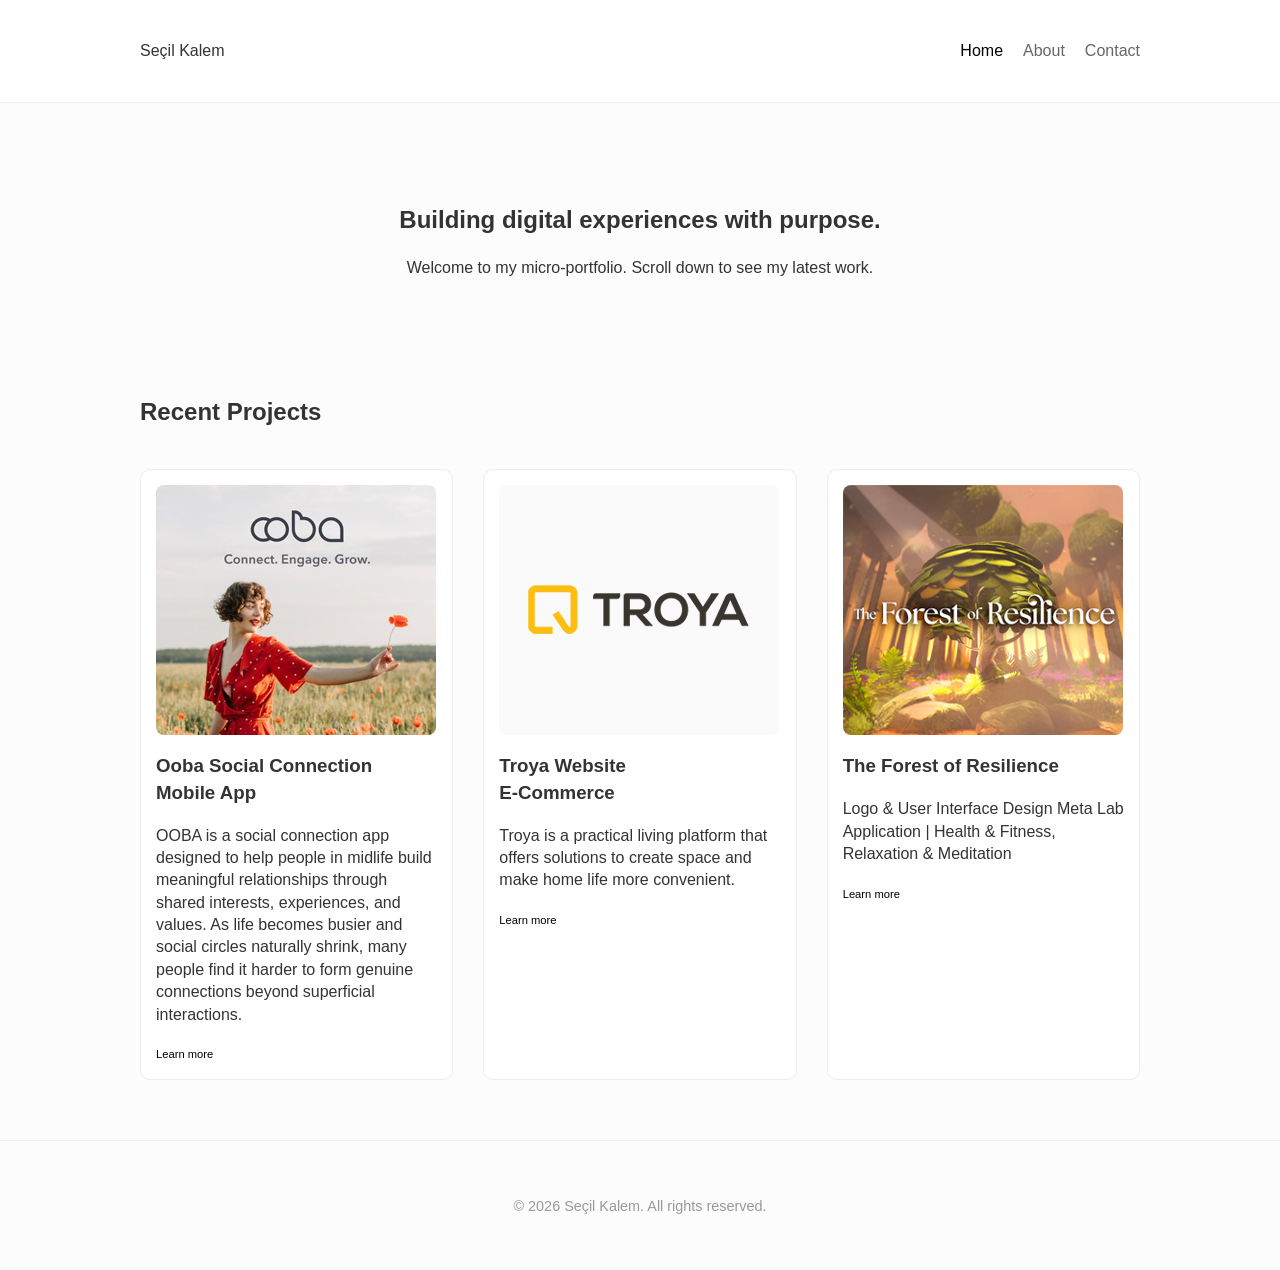
<file: index.html>
<!DOCTYPE html>
<html lang="en">
<head>
    <meta charset="UTF-8">
    <meta name="viewport" content="width=device-width, initial-scale=1.0">
    <title>Portfolio | Seçil Kalem</title>
    <link rel="stylesheet" href="style.css">
</head>
<body>

    <header>
        <nav class="container">
        <div class="logo">Seçil Kalem</div>
            <ul class="nav-links">
                <li><a href="index.html" class="active">Home</a></li>
                <li><a href="about.html">About</a></li>
                <li><a href="contact.html">Contact</a></li>
            </ul>
        </nav>
    </header>

    <main class="container">
        <section class="hero">
            <h1>Building digital experiences with purpose.</h1>
            <p>Welcome to my micro-portfolio. Scroll down to see my latest work.</p>
        </section>

        <section class="recent-projects">
            <h2>Recent Projects</h2>
            <div class="project-grid">

                <article class="project-card">
                    <div class="image-placeholder">
                     <img src="images/ooba/ooba_cover_image.png" alt="Ooba App Project"></div>
                    <h3>Ooba Social Connection <br>Mobile App</br></h3>

                    <p>OOBA is a social connection app designed to help people in midlife build meaningful relationships 
                      through shared interests, experiences, and values. As life becomes busier and social circles naturally 
                      shrink, many people find it harder to form genuine connections beyond superficial interactions.</p>
                      
                      <a href="ooba.html" class="learn-more-text">Learn more</a>
               
                  </article>
                    
                <article class="project-card">
                    <div class="image-placeholder">
                     <img src="images/troya/troya_cover_image.jpg" alt="Troya Website Project"></div>

                    <h3>Troya Website <br>E-Commerce</br></h3>
                    <p>Troya is a practical living platform that offers solutions to create space and make home life more convenient. 


                    </p>
                      
                      <a href="troya.html" class="learn-more-text">Learn more</a>
               
                  </article>

                <article class="project-card">
                    <div class="image-placeholder">
                    <img src="images/resilience/cover.jpg" alt="Resilience VR Project"></div>
                    <h3>The Forest of Resilience</h3>
                    <p>Logo & User Interface Design Meta Lab Application  |  Health & Fitness, Relaxation & Meditation</p>
                    <a href="troya.html" class="learn-more-text">Learn more</a>
                </article>


            </div>
        </section>
    </main>

    <footer>
        <div class="container">
            <p>&copy; 2026 Seçil Kalem. All rights reserved.</p>
        </div>
    </footer>

</body>
</html>
</file>
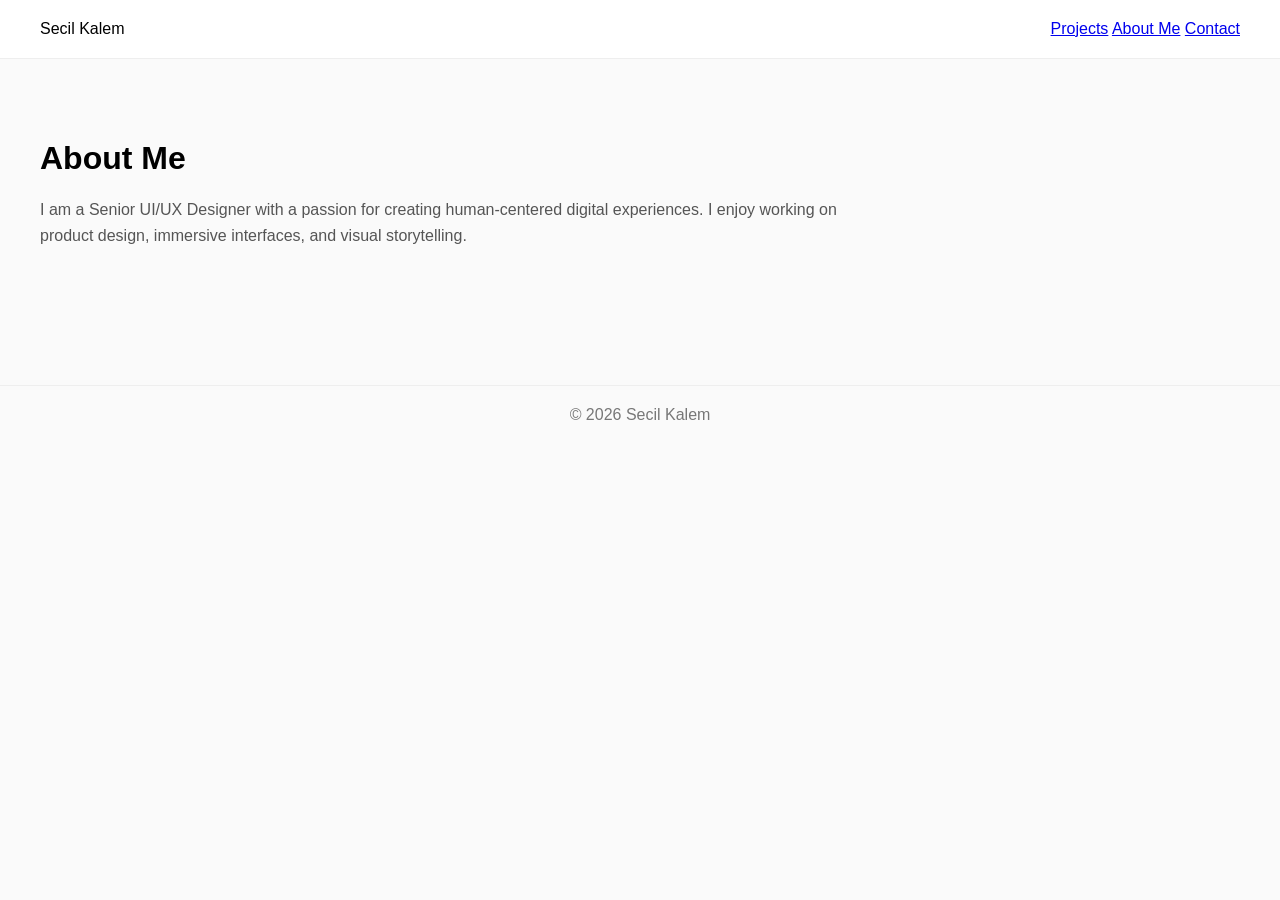
<file: about.html>
<!DOCTYPE html>
<html lang="en">
<head>
<meta charset="UTF-8">
<meta name="viewport" content="width=device-width, initial-scale=1.0">
<title>About</title>

<style>
body { margin:0; font-family: Arial; background:#fafafa; }

header {
display:flex; justify-content:space-between;
padding:20px 40px;
background:white;
border-bottom:1px solid #eee;
}

.container {
padding:60px 40px;
max-width:800px;
}

h1 { margin-bottom:20px; }

p { color:#555; line-height:1.6; }

footer {
text-align:center;
padding:20px;
border-top:1px solid #eee;
margin-top:60px;
color:#777;
}
</style>
</head>

<body>

<header>
<div class="logo">Secil Kalem</div>
<nav>
<a href="index.html">Projects</a>
<a href="about.html">About Me</a>
<a href="contact.html">Contact</a>
</nav>
</header>

<div class="container">
<h1>About Me</h1>
<p>
I am a Senior UI/UX Designer with a passion for creating human-centered digital experiences.
I enjoy working on product design, immersive interfaces, and visual storytelling.
</p>
</div>

<footer>© 2026 Secil Kalem</footer>

</body>
</html>
</file>
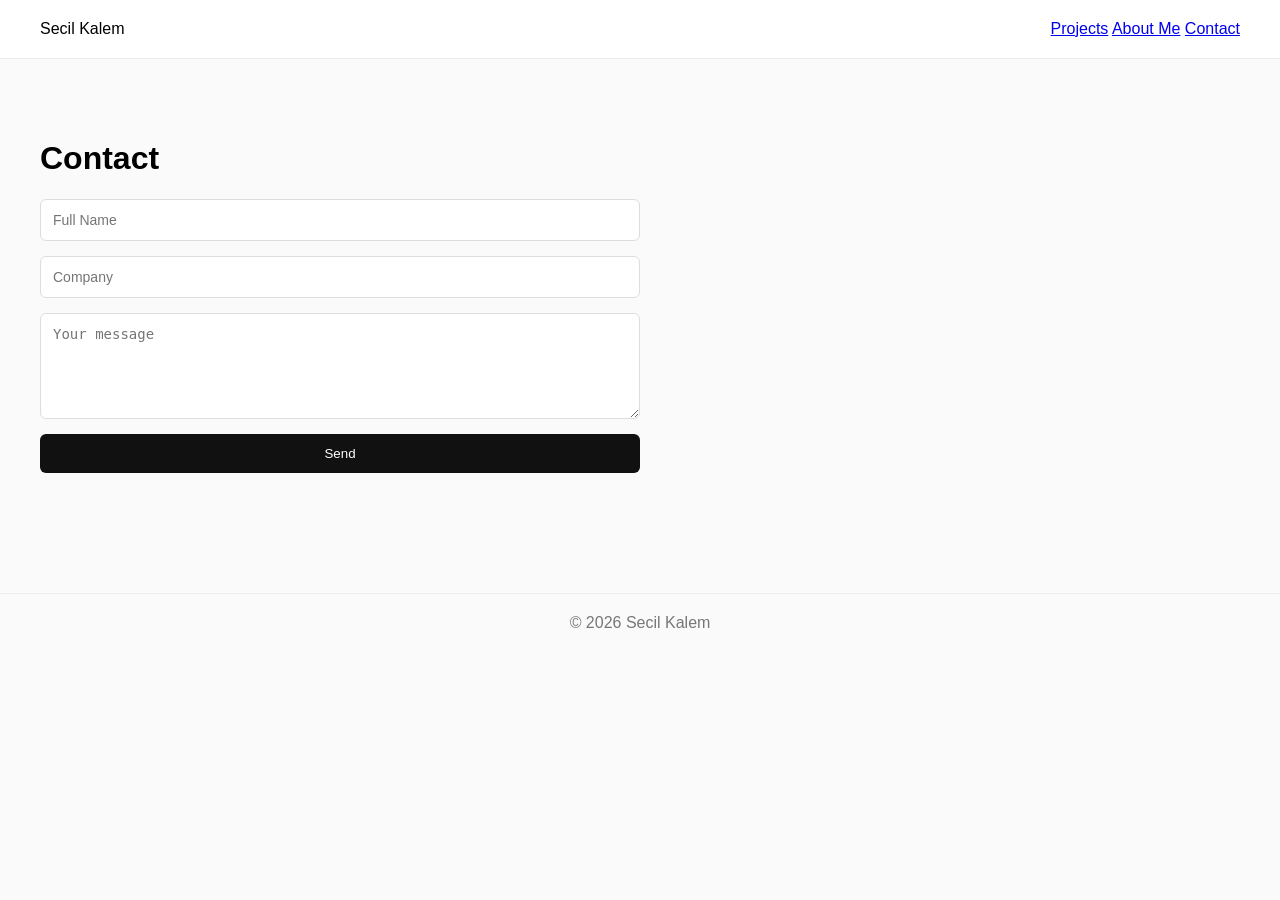
<file: contact.html>
<!DOCTYPE html>
<html lang="en">
<head>
<meta charset="UTF-8">
<meta name="viewport" content="width=device-width, initial-scale=1.0">
<title>Contact - Seçil Kalem</title>

<style>
body { margin:0; font-family: Arial; background:#fafafa; }

header {
display:flex;
justify-content:space-between;
padding:20px 40px;
background:white;
border-bottom:1px solid #eee;
}

.container {
padding:60px 40px;
max-width:600px;
}

form {
display:flex;
flex-direction:column;
gap:15px;
}

input, textarea {
padding:12px;
border:1px solid #ddd;
border-radius:6px;
font-size:14px;
}

button {
padding:12px;
background:#111;
color:white;
border:none;
cursor:pointer;
border-radius:6px;
}

button:hover {
opacity:0.8;
}

footer {
text-align:center;
padding:20px;
border-top:1px solid #eee;
margin-top:60px;
color:#777;
}
</style>
</head>

<body>

<header>
<div class="logo">Secil Kalem</div>
<nav>
<a href="index.html">Projects</a>
<a href="about.html">About Me</a>
<a href="contact.html">Contact</a>
</nav>
</header>

<div class="container">
<h1>Contact</h1>

<form>
<input type="text" placeholder="Full Name">
<input type="text" placeholder="Company">
<textarea rows="5" placeholder="Your message"></textarea>
<button type="submit">Send</button>
</form>

</div>

<footer>© 2026 Secil Kalem</footer>

</body>
</html>
</file>
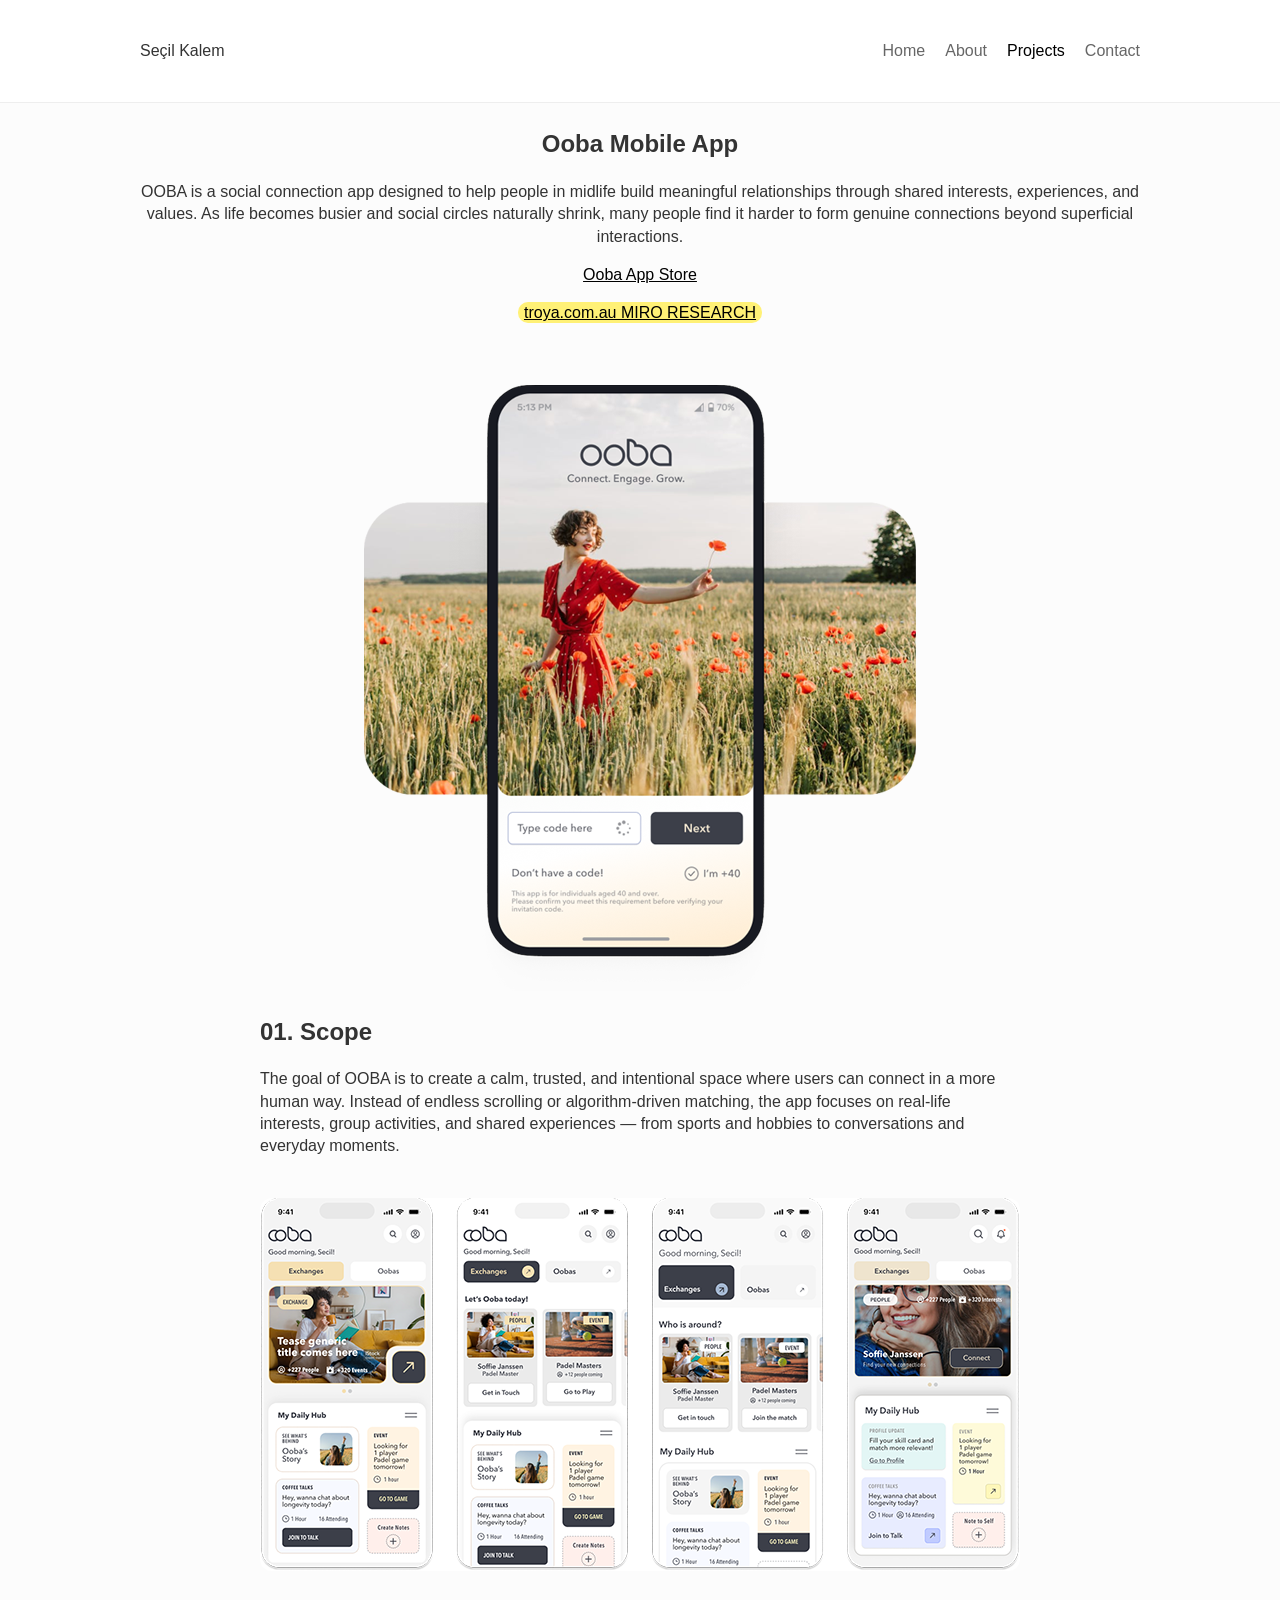
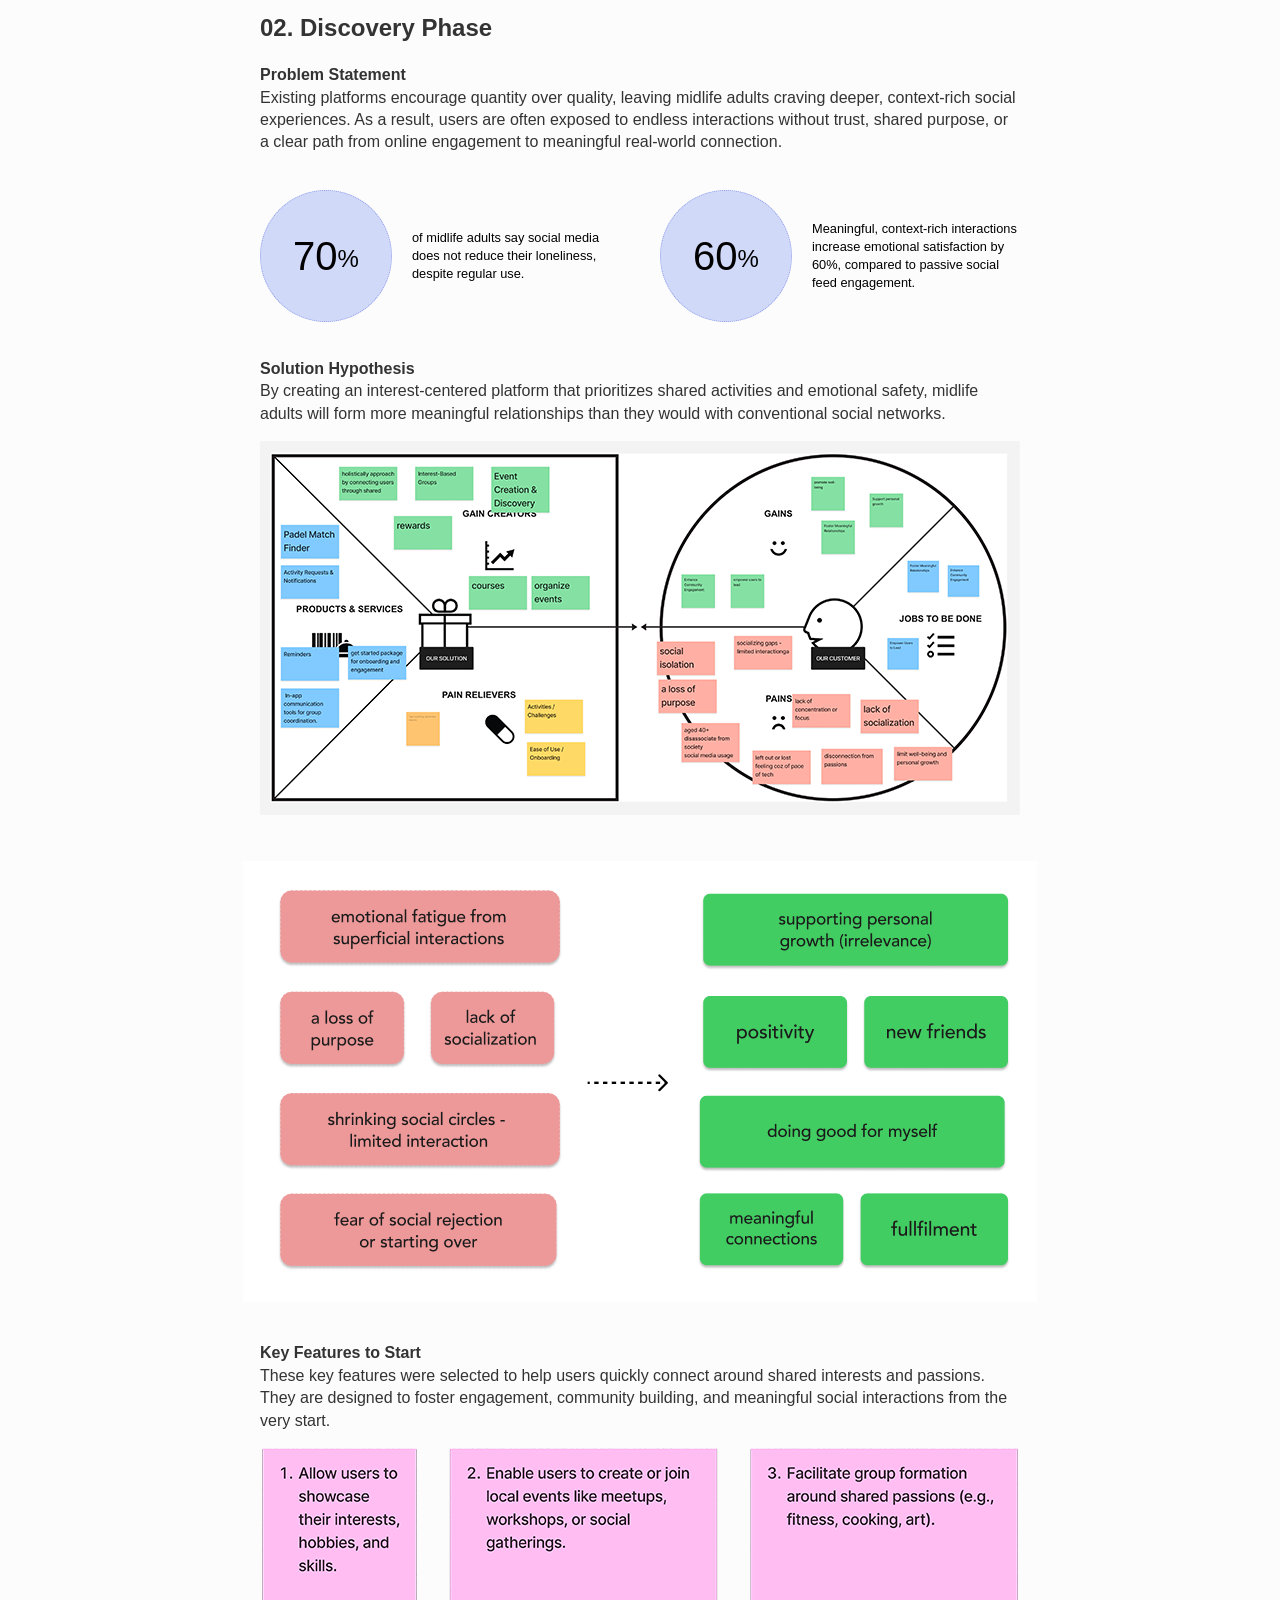
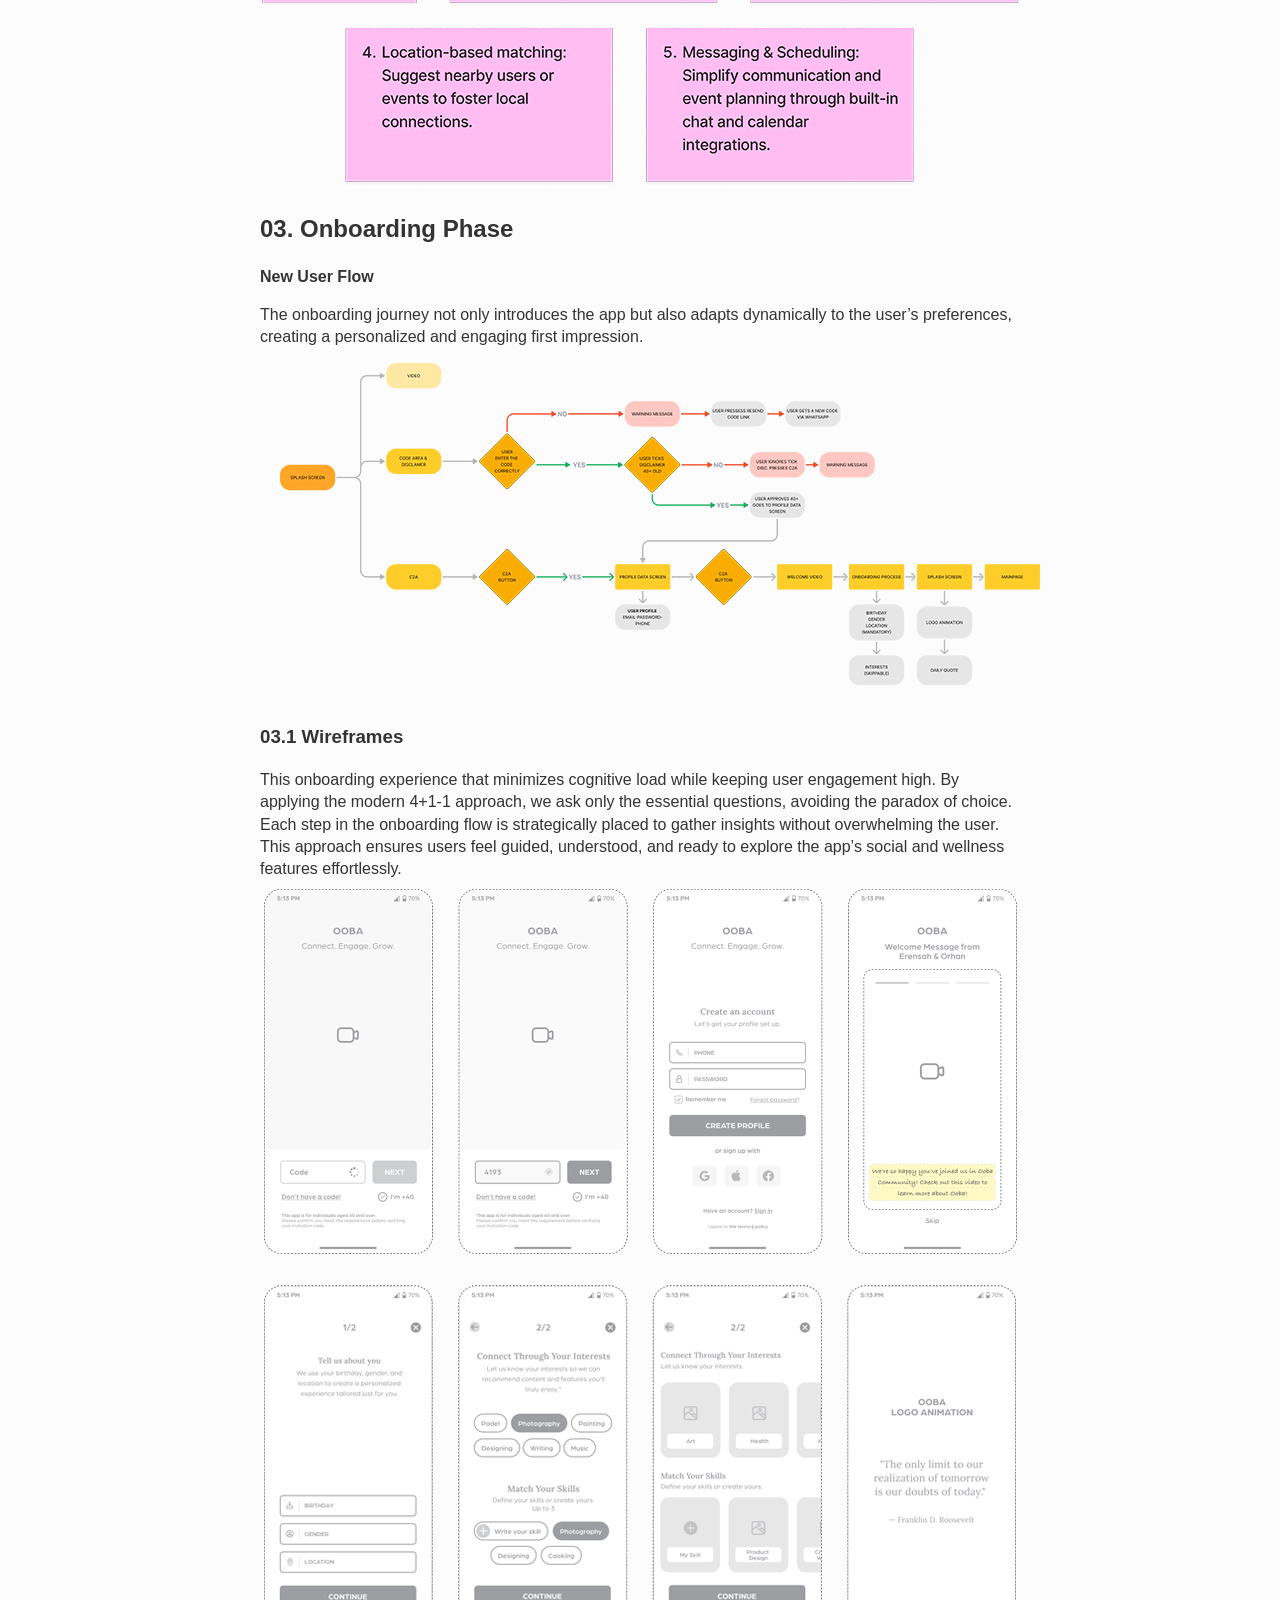
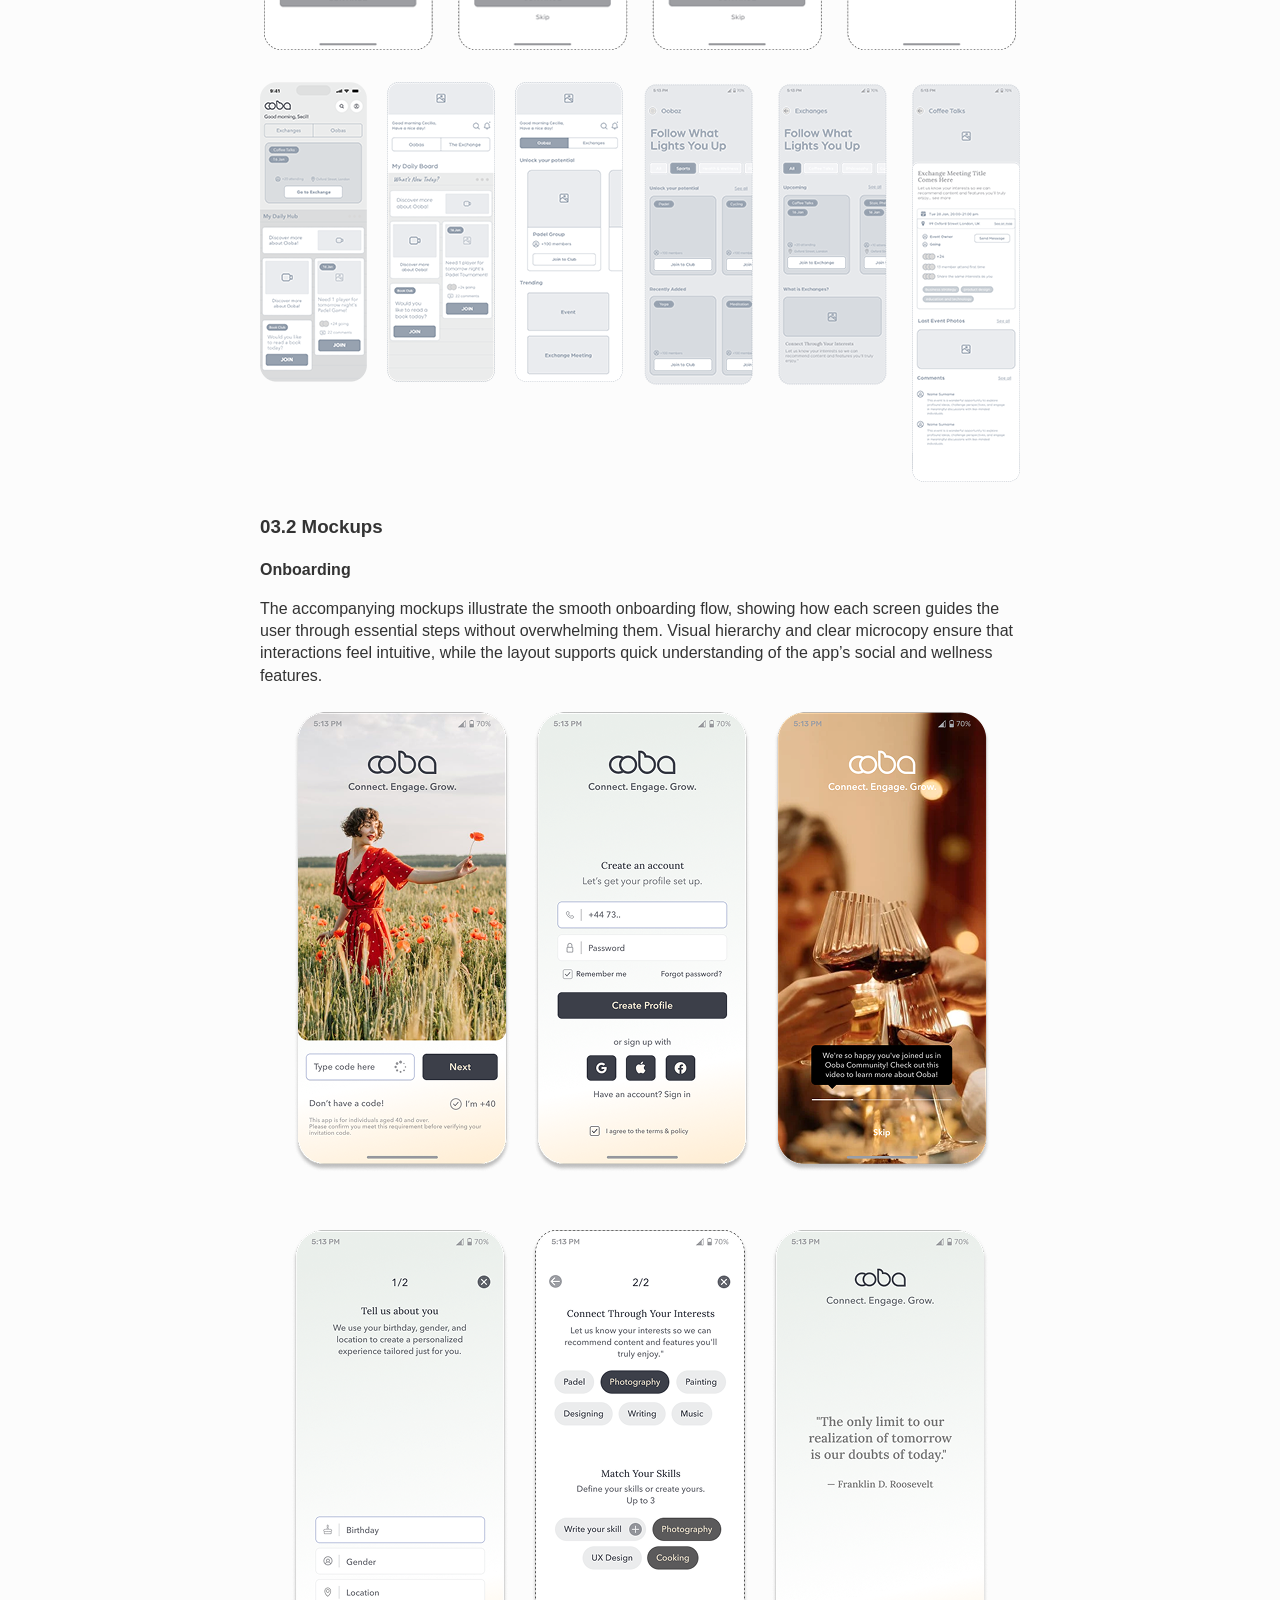
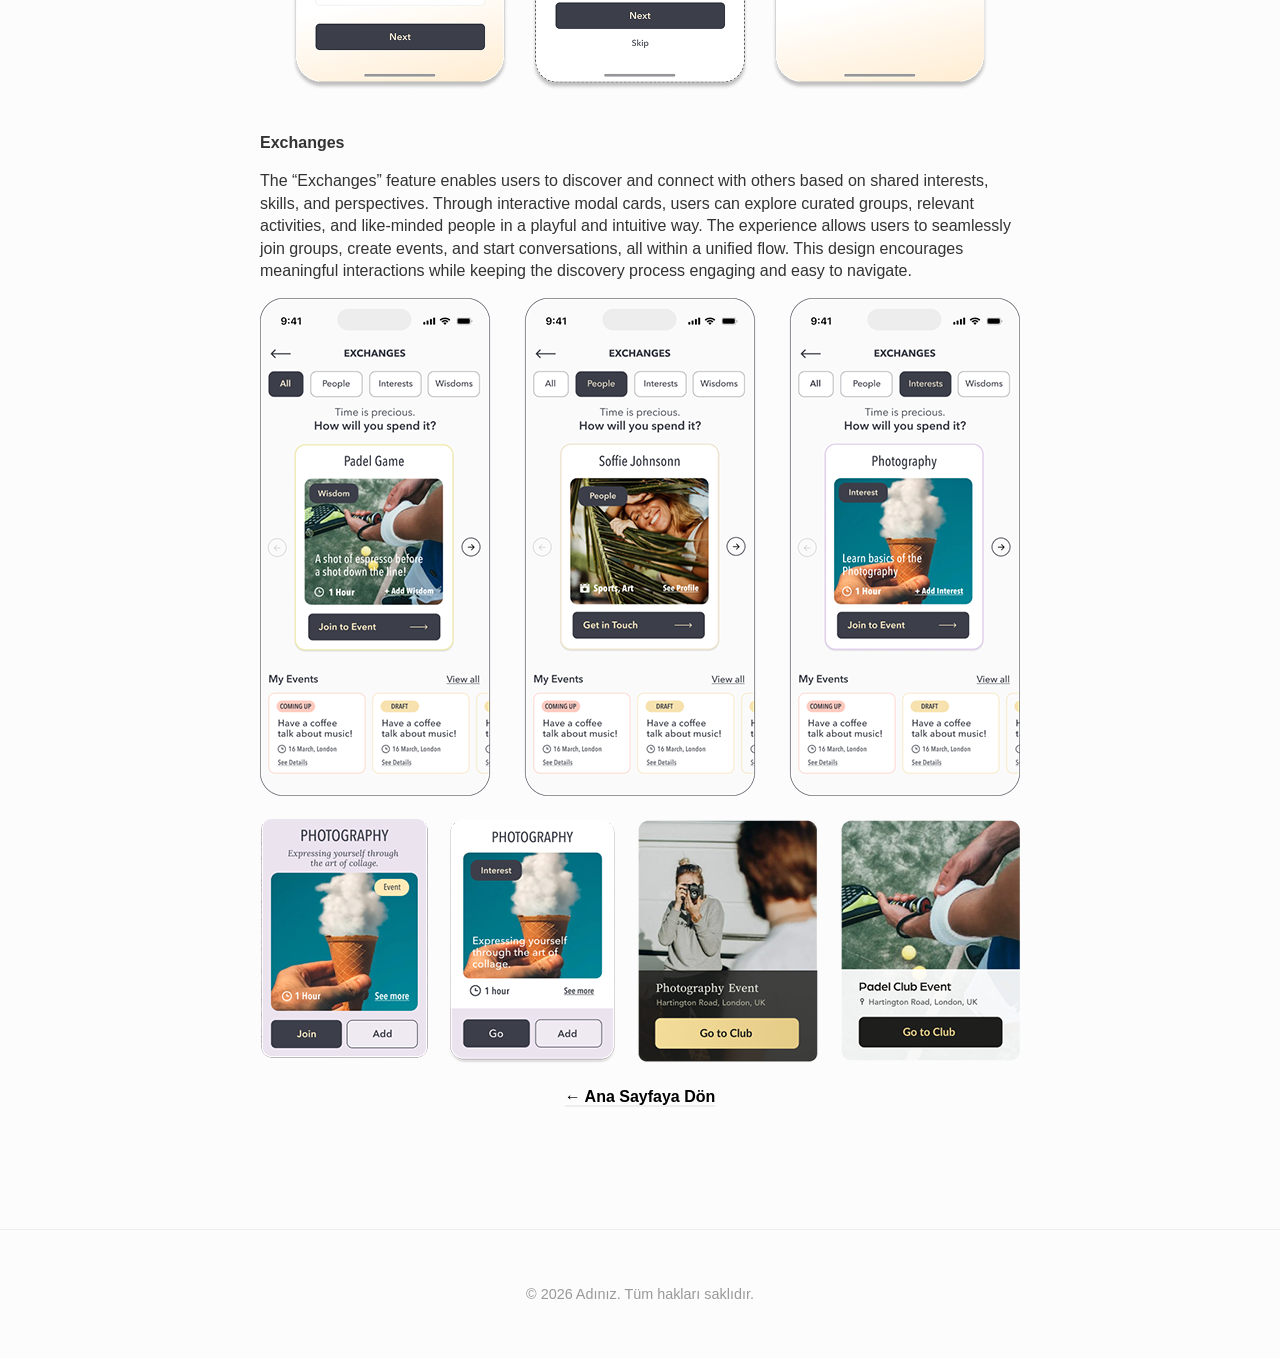
<file: ooba.html>
<!DOCTYPE html>
<html lang="tr">
<head>
    <meta charset="UTF-8">
    <meta name="viewport" content="width=device-width, initial-scale=1.0">
    <title>Ooba | Proje Detayı</title>
    <link rel="stylesheet" href="style.css">
</head>
<body>

    <header>
        <nav class="container">
            <div class="logo">Seçil Kalem</div>
            <ul class="nav-links">
                <li><a href="index.html">Home</a></li>
                <li><a href="about.html">About</a></li>
                <li><a href="ooba.html" class="active">Projects</a></li>
                <li><a href="contact.html">Contact</a></li>
            </ul>
        </nav>
    </header>

    <main class="container">
        <section class="project-hero">
            <h1>Ooba Mobile App</h1>
            <p class="subtitle">OOBA is a social connection app designed to help people in midlife build meaningful relationships through shared interests, 
                experiences, and values. As life becomes busier and social circles naturally shrink, many people find it harder to form genuine connections 
                beyond superficial interactions.

                <p><a href="https://apps.apple.com/tr/app/ooba/id6753866877?l=tr" class="ooba-app-store-text">Ooba App Store</a></p>

                 <p><a href="https://www.troya.com.au" class="troya-website-text">troya.com.au MIRO RESEARCH</a>
            
            <div class="main-project-image">
            
                  <img src="images/ooba/ooba_1.png" alt="Ooba App Project"></div>
            </div>
        </section>

        <section class="case-study">
            
            <div class="content-block">
                <h2>01. Scope</h2>
                <p>The goal of OOBA is to create a calm, trusted, and intentional space where users can connect in a more human way. Instead of endless scrolling or algorithm-driven matching, the app focuses on real-life interests, group activities, and shared experiences — from sports and hobbies to conversations and everyday moments.</p>
</p>            
                <div class="mid-content-image">
                   <img src="images/ooba/main_screen.png" alt="Ooba App Project"></div>
                </div>
            </div>

            <div class="content-block">

                
                <h2>02. Discovery Phase</h2>

                    <p><b>Problem Statement</b>
                    
                        <br> Existing platforms encourage quantity over quality, leaving midlife adults craving deeper, 
                    context-rich social experiences. As a result, users are often exposed to endless interactions without trust, 
                    shared purpose, or a clear path from online engagement to meaningful real-world connection.
                    </br></p>


                <section class="stats-container container">
    <div class="stat-item">
        <div class="circle-stat">
            <span class="number">70<span class="percent">%</span></span>
            <div class="underline"></div>
        </div>
        <p class="stat-text">
            of midlife adults say social media does not reduce their loneliness, despite regular use.
        </p>
    </div>

    <div class="stat-item">
        <div class="circle-stat">
            <span class="number">60<span class="percent">%</span></span>
        </div>
        <p class="stat-text">
            Meaningful, context-rich interactions increase emotional satisfaction by 60%, compared to passive social feed engagement.
        </p>
    </div>
</section>

                    <p><b>Solution Hypothesis</b>
                   <br> By creating an interest-centered platform that prioritizes shared activities and emotional safety, midlife adults will form more meaningful relationships than they would with conventional social networks.
                   </br></p>


                <div class="content-block">
                    <img src="images/ooba/value_canvas.png" alt="Ooba App Project"></div>

                 <div class="mid-content-image">
                   <img src="images/ooba/statistics.png" alt="Ooba App Project"></div>
                

         </div>

           <p><b>Key Features to Start</b>
                   <br> These key features were selected to help users quickly connect around shared interests and passions. They are designed to foster engagement, community building, and meaningful social interactions from the very start.
                   </br></p>


             <div class="content-block">
                    <img src="images/ooba/key_features.png" alt="Ooba App Project"></div>

            </div>

               



                    

            <div class="content-block">

                <h2>03. Onboarding Phase</h2>
                <p><b>New User Flow</b></p>

                <p>
                      The onboarding journey not only introduces the app but also adapts dynamically to the user’s preferences, creating a personalized and engaging first impression.
                
               
                    <img src="images/ooba/onboarding_flow.png" alt="Ooba App Project"></div>
            
               
            </div>

              <div class="content-block">

                <h3>03.1 Wireframes</h3>
                <p>
            
                    This onboarding experience that minimizes cognitive load while keeping user engagement high. 
                    By applying the modern 4+1-1 approach, we ask only the essential questions, 
                    avoiding the paradox of choice. Each step in the onboarding flow is strategically placed to gather insights without overwhelming the user. 
                    This approach ensures users feel guided, understood, and ready to explore the app’s social and wellness features effortlessly. 
                
                    <img src="images/ooba/onboarding_screens.png" alt="Ooba App Project"></div>
                    <img src="images/ooba/mainpage_wireframes.png" alt="Ooba App Project"></div>
            
            </div>



               <div class="content-block">

                <h3>03.2 Mockups</h3>
                <p><b>Onboarding</b></p>
                <p>
            
                    The accompanying mockups illustrate the smooth onboarding flow, showing how each screen guides the user through essential steps without overwhelming them.
                    Visual hierarchy and clear microcopy ensure that interactions feel intuitive, while the layout supports quick understanding of the app’s social and wellness features.
                
                    <img src="images/ooba/onboarding_screens_mockup_1.png" alt="Ooba App Project"></div>
            
            </div>

                    <div class="content-block">
                    <img src="images/ooba/onboarding_screens_mockup_2.png" alt="Ooba App Project"></div>
            
            </div>

                    <p><b>Exchanges</b></p>
                    <p>The “Exchanges” feature enables users to discover and connect with others based on shared interests, skills, and perspectives. Through interactive modal cards, users can explore curated groups, relevant activities, and like-minded people in a playful and intuitive way. The experience allows users to seamlessly join groups, create events, and start conversations, all within a unified flow. This design encourages meaningful interactions while keeping the discovery process engaging and easy to navigate.
                    </p>
                     <img src="images/ooba/exchanges.png" alt="Ooba App Project"></div>
                     <p><img src="images/ooba/modals.png" alt="Ooba App Project"></div></p>



        </section>

        <div class="project-footer-nav">
            <a href="index.html" class="back-link">← Ana Sayfaya Dön</a>
        </div>
    </main>

    <footer>
        <div class="container">
            <p>&copy; 2026 Adınız. Tüm hakları saklıdır.</p>
        </div>
    </footer>

</body>
</html>
</file>
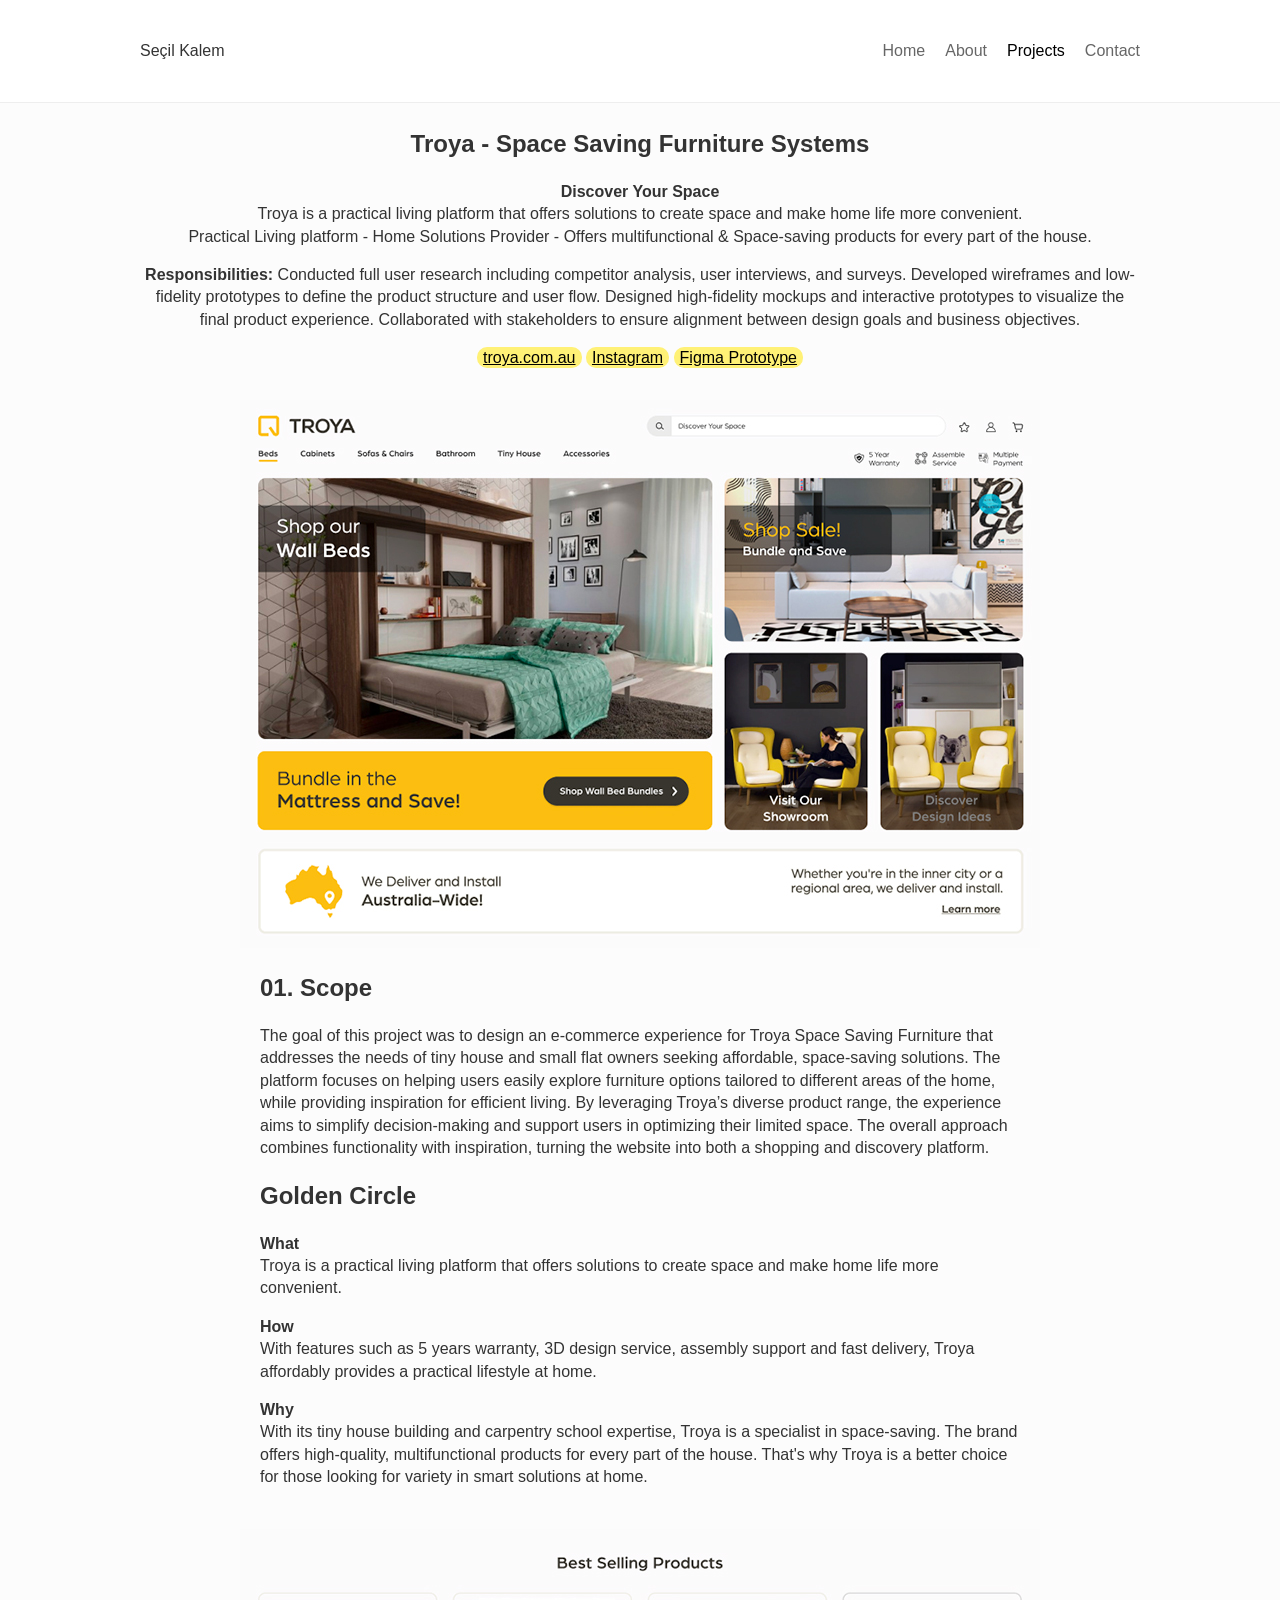
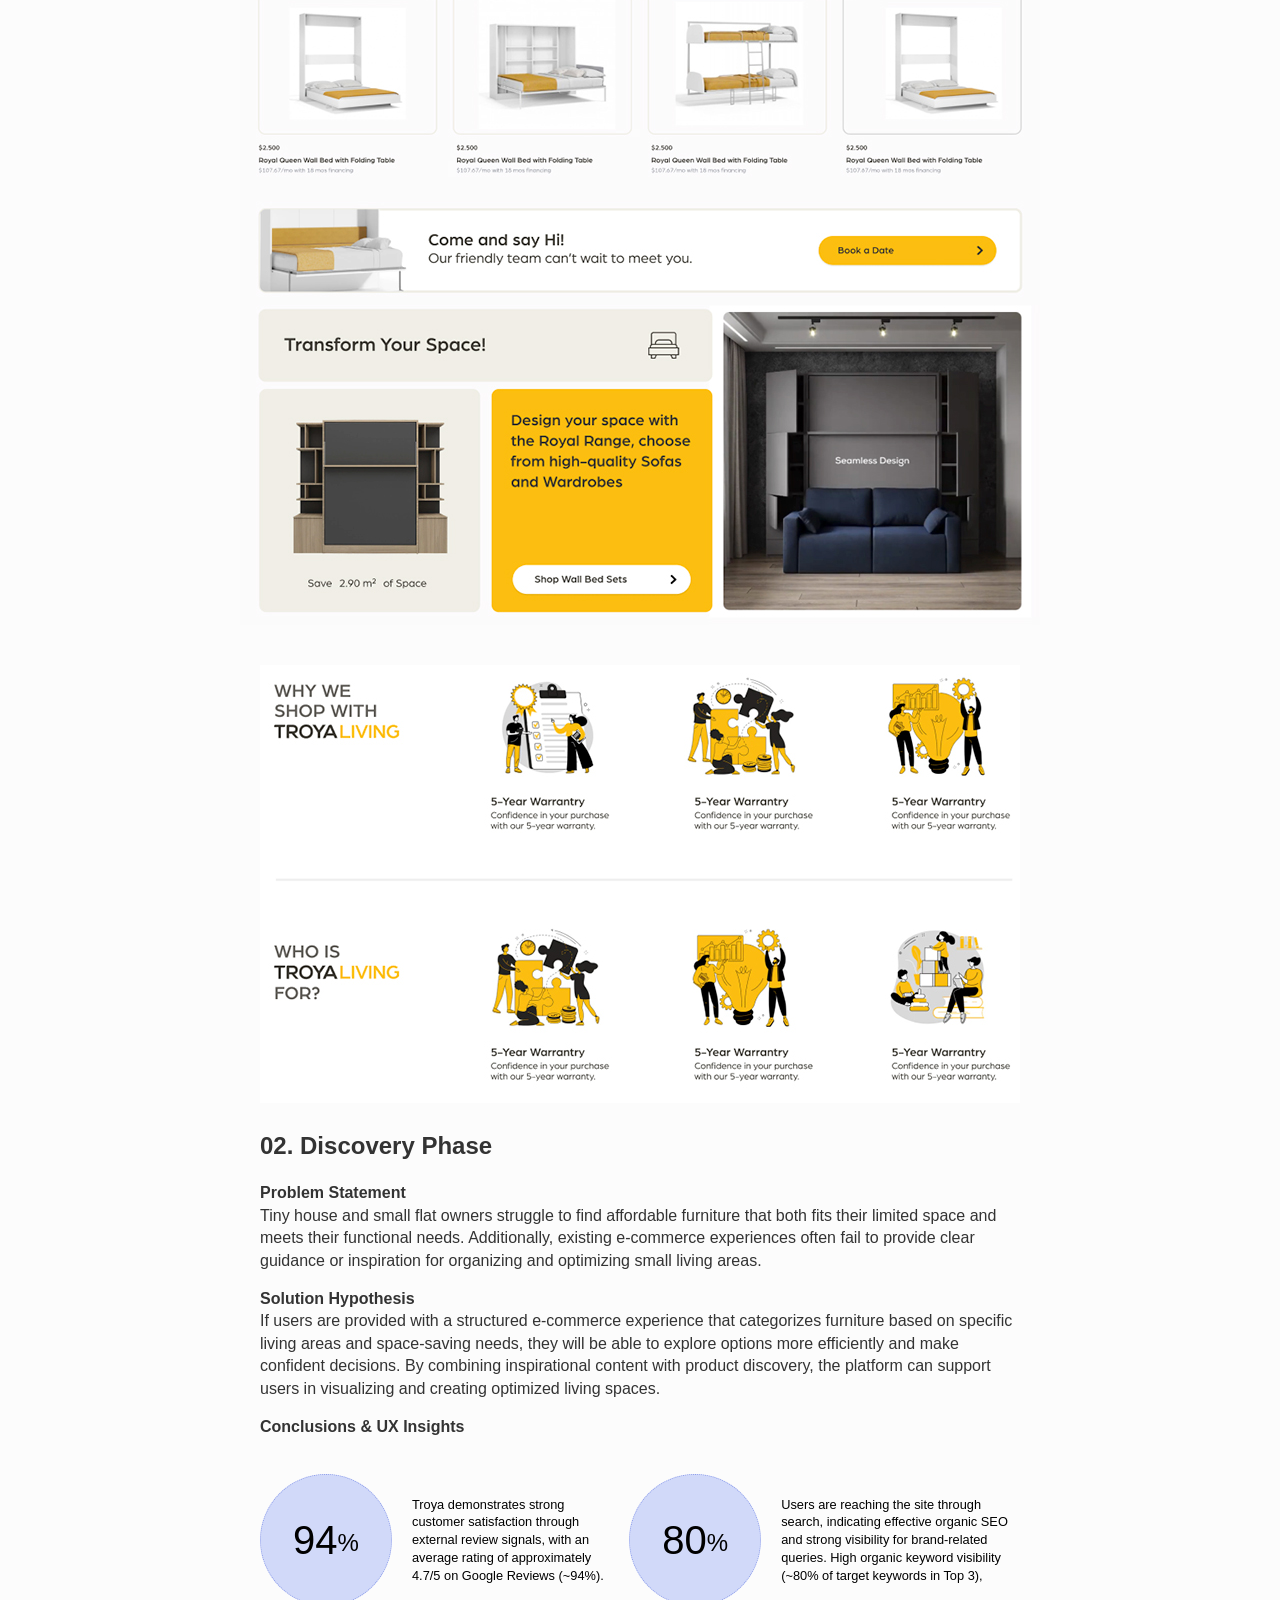
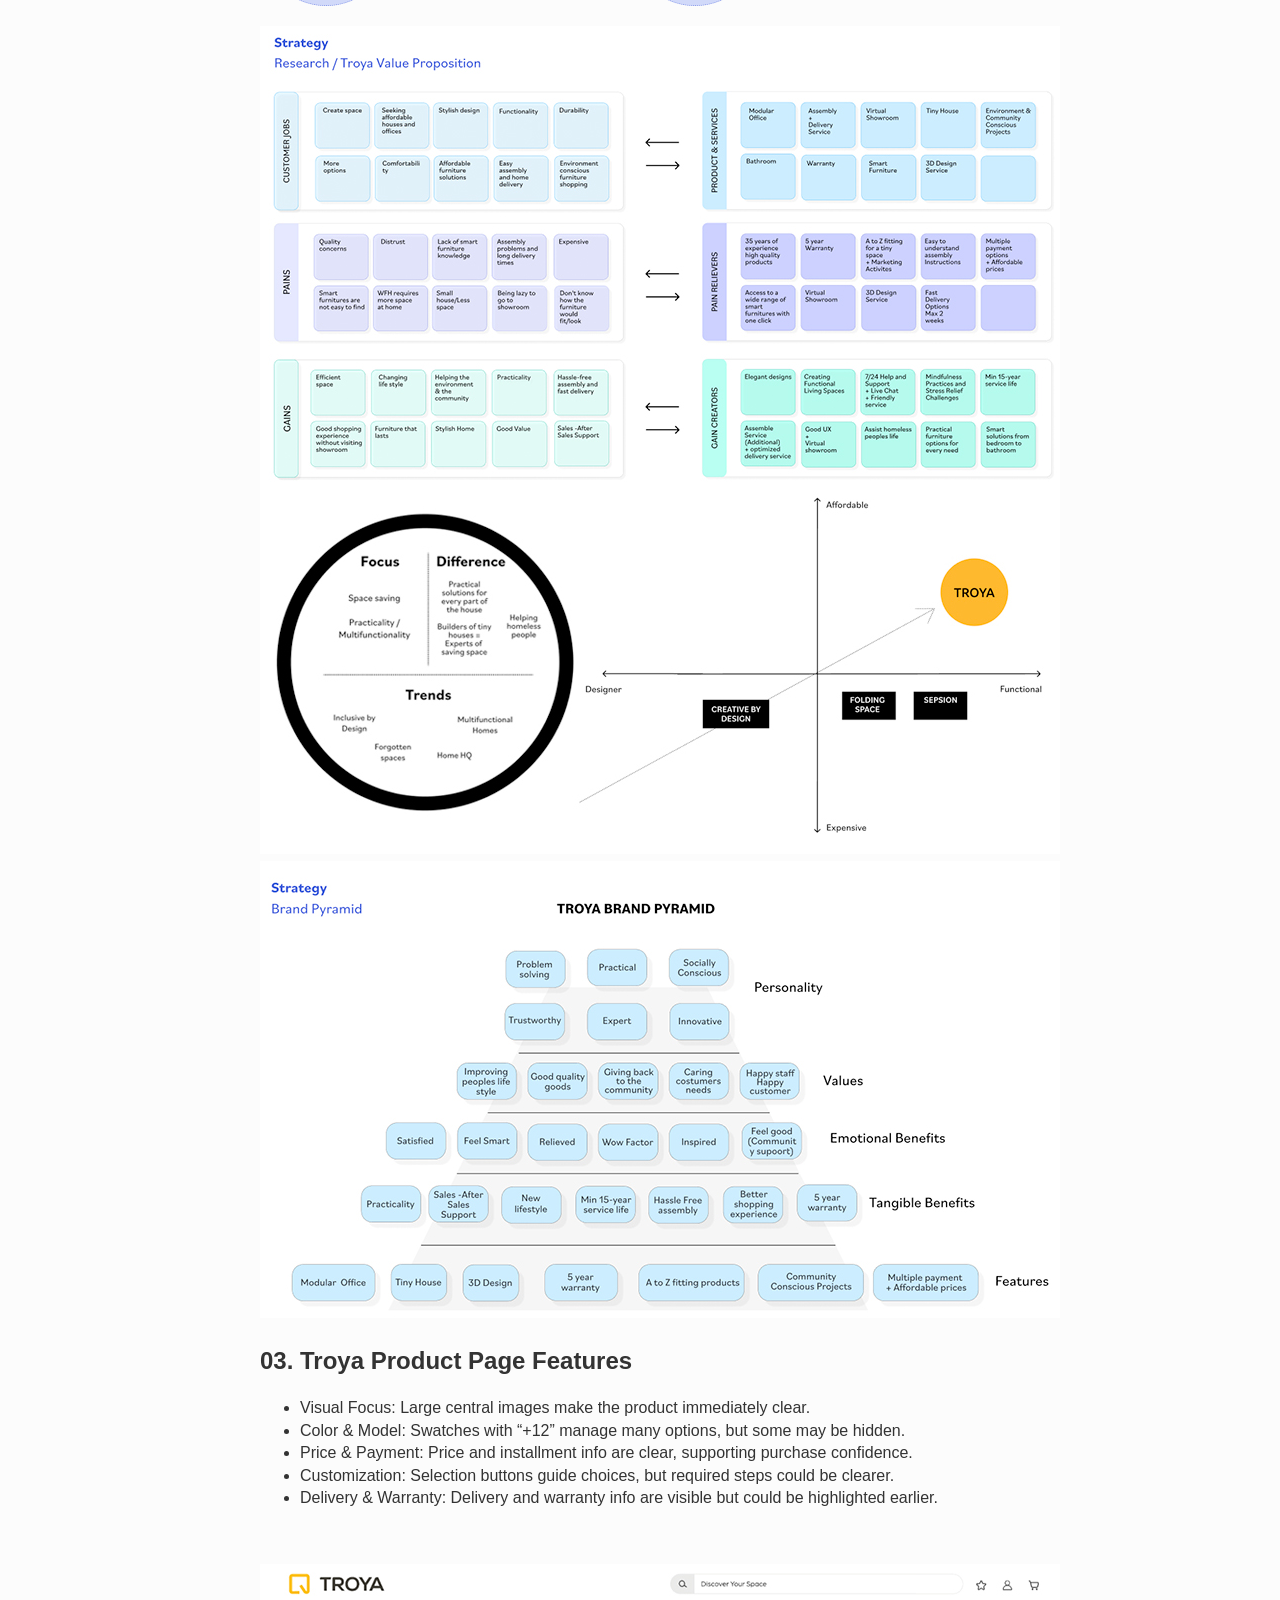
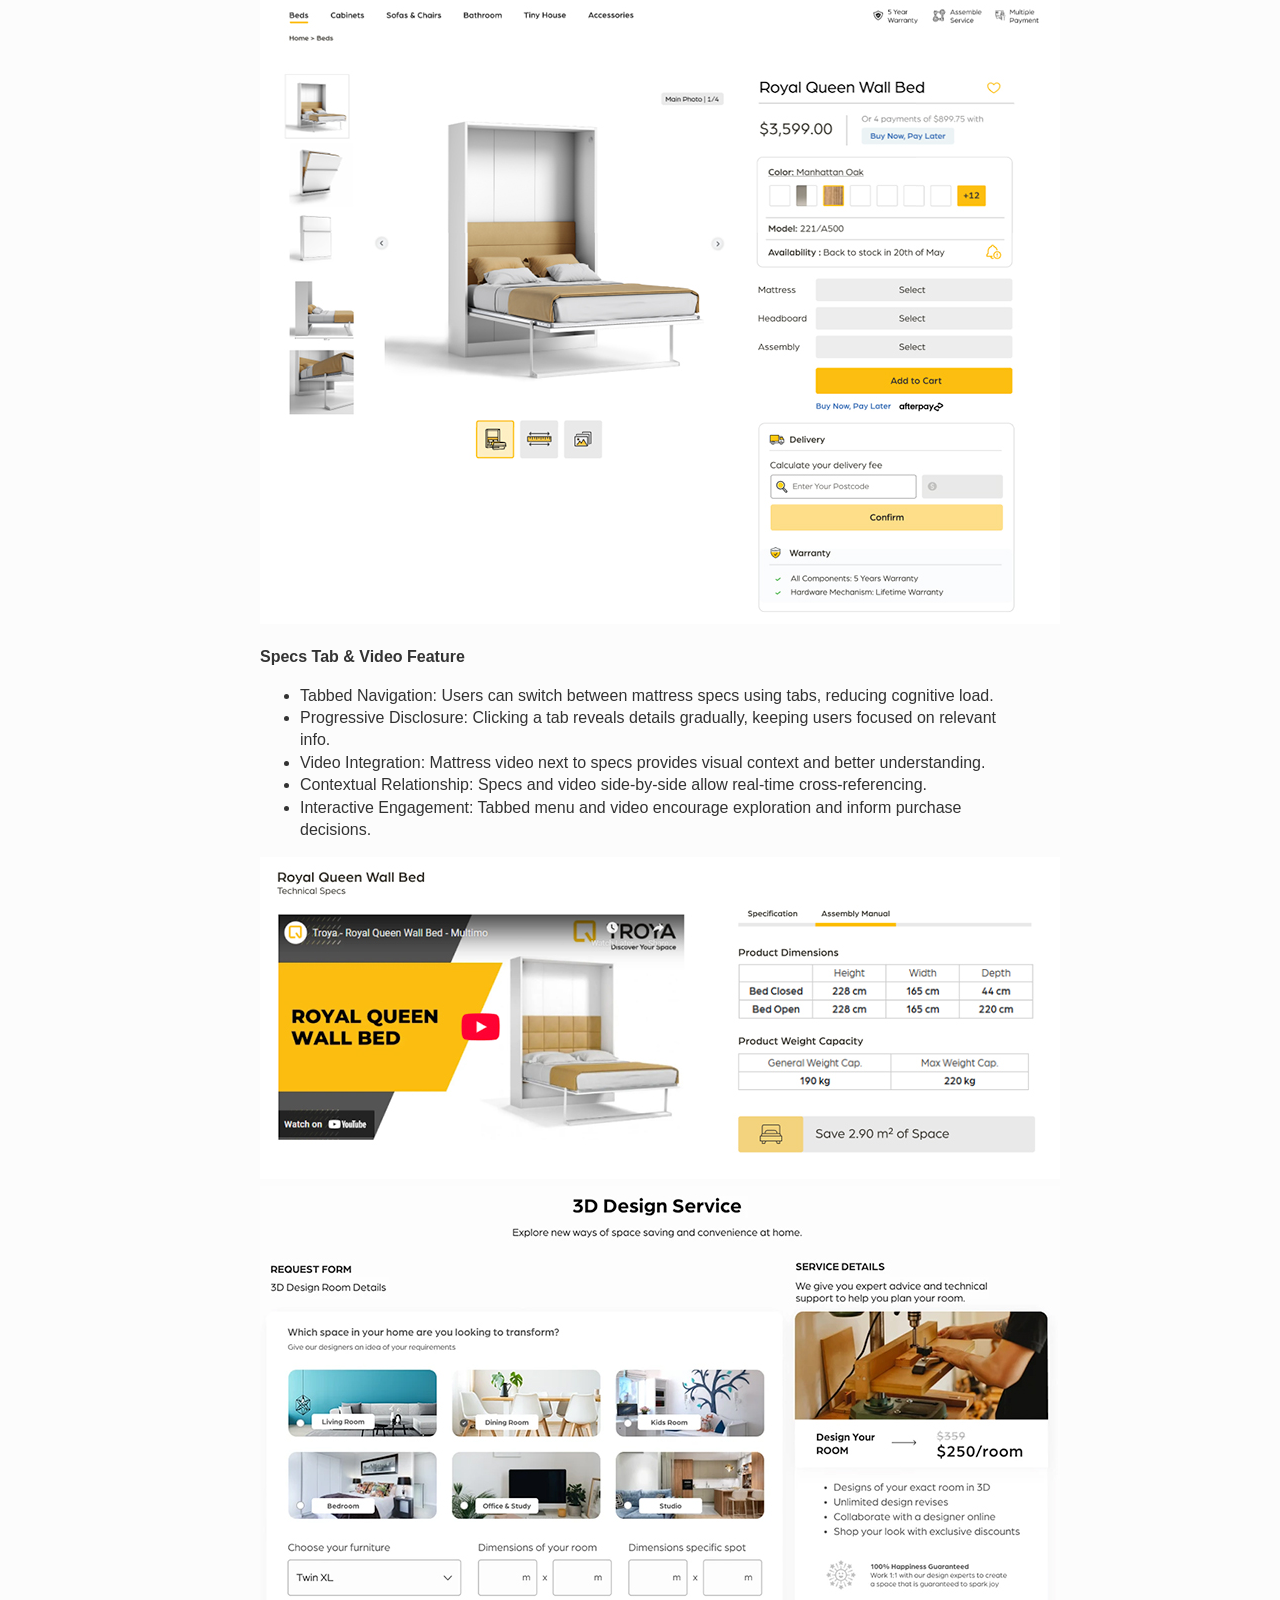
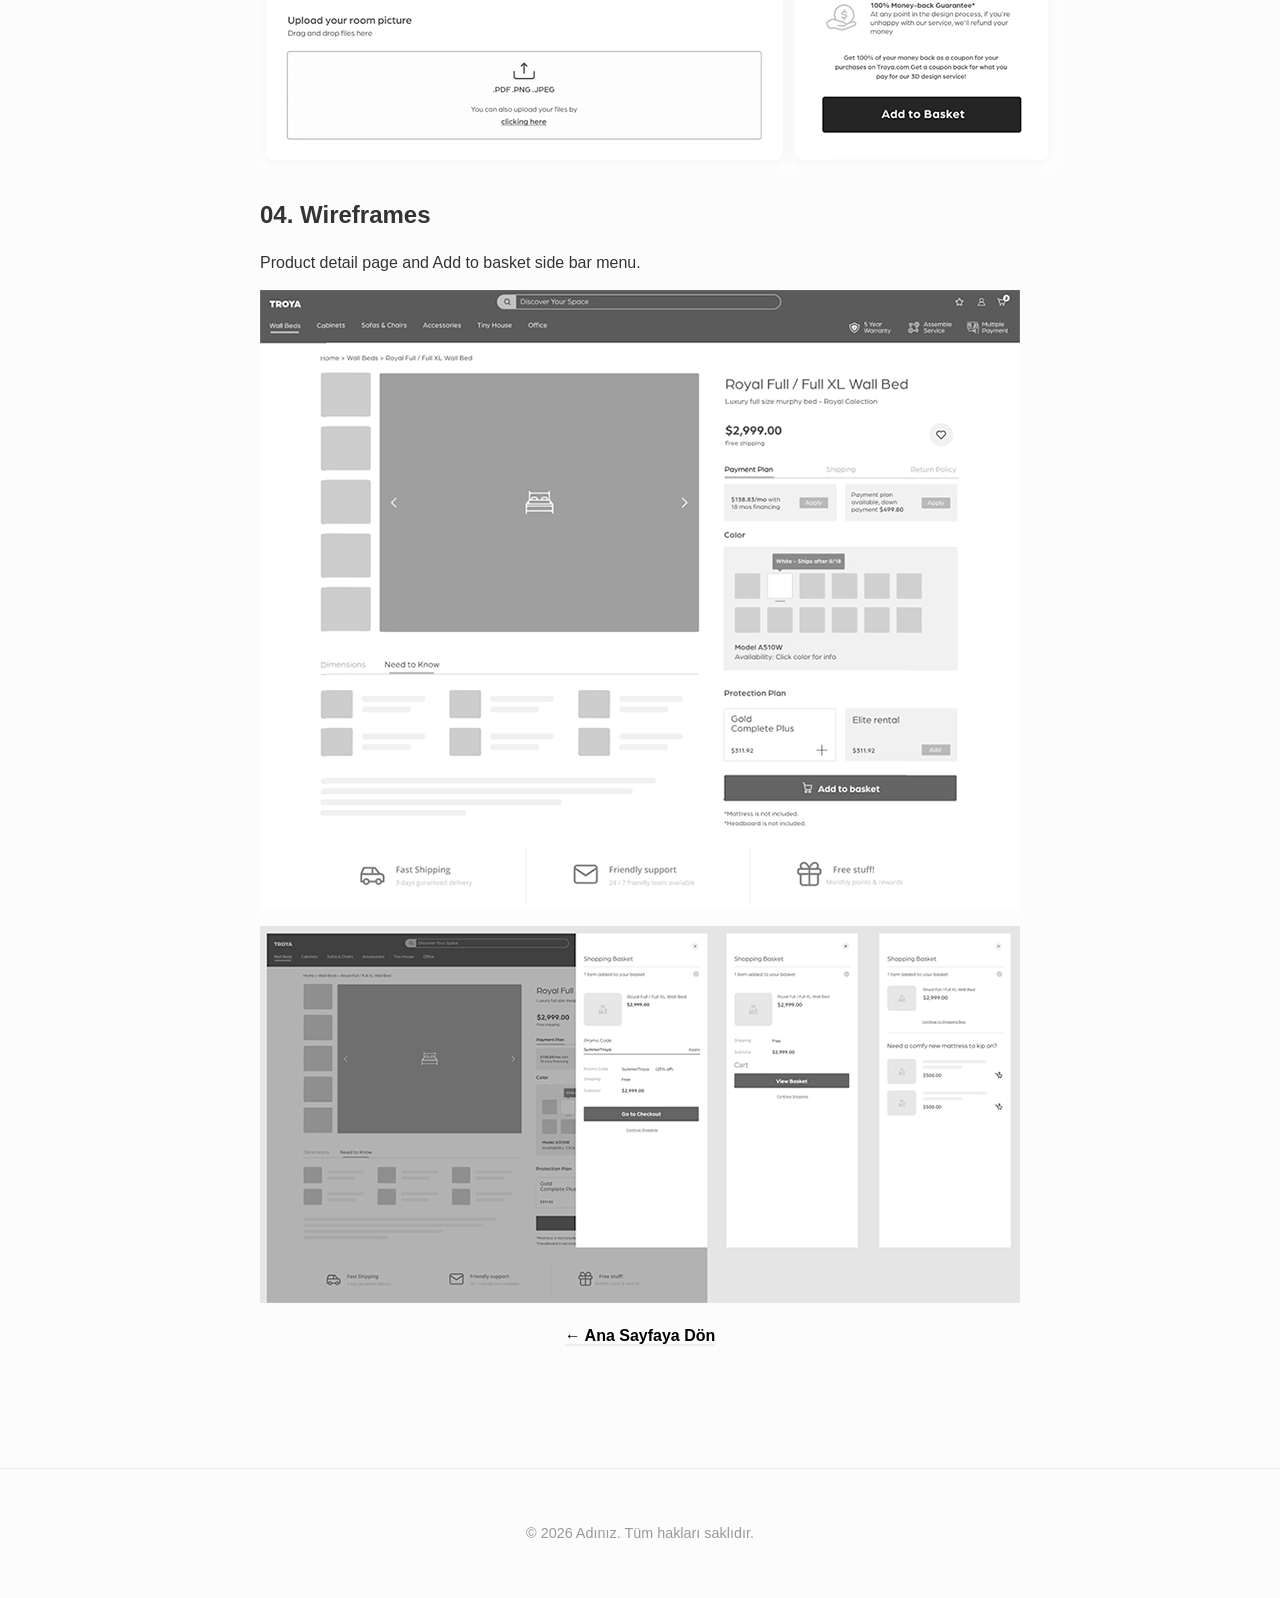
<file: troya.html>
<!DOCTYPE html>
<html lang="tr">
<head>
    <meta charset="UTF-8">
    <meta name="viewport" content="width=device-width, initial-scale=1.0">
    <title>Ooba | Proje Detayı</title>
    <link rel="stylesheet" href="style.css">
</head>
<body>

    <header>
        <nav class="container">
            <div class="logo">Seçil Kalem</div>
            <ul class="nav-links">
                <li><a href="index.html">Home</a></li>
                <li><a href="about.html">About</a></li>
                <li><a href="ooba.html" class="active">Projects</a></li>
                <li><a href="contact.html">Contact</a></li>
            </ul>
        </nav>
    </header>

    <main class="container">
        <section class="project-hero">
            <h1>Troya - Space Saving Furniture Systems</h1>
            <p class="subtitle"><b>Discover Your Space</b>
                
                <br>Troya is a practical living platform that offers solutions to create space and make home life more convenient.</br>
                Practical Living platform - Home Solutions Provider - Offers multifunctional & Space-saving products for every part of the house.

                <p>
                <b>Responsibilities:</b>

                Conducted full user research including competitor analysis, user interviews, and surveys.
                Developed wireframes and low-fidelity prototypes to define the product structure and user flow.
                Designed high-fidelity mockups and interactive prototypes to visualize the final product experience.
                Collaborated with stakeholders to ensure alignment between design goals and business objectives.

                </p>
                
                <p><a href="https://www.troya.com.au" class="troya-website-text">troya.com.au</a>
                <a href="https://www.instagram.com/troyaliving/" class="troya-website-text">Instagram</a>
                <a href="https://www.figma.com/proto/OzBsylcLKl1r6dl2PpNTZU/Troya_Wireframe.Mockups?page-id=263%3A11&node-id=263-13&viewport=271%2C358%2C0.06&t=DT0yEs2n9AwNPoGE-1&scaling=min-zoom&content-scaling=fixed&starting-point-node-id=263%3A13"
                class="troya-website-text">Figma Prototype</a>
                  
                </p>

                

            <div class="main-project-image">
            
                  <img src="images/troya/troya_main.jpg" alt="Troya Website"></div>
            </div>
        </section>

        <section class="case-study">
            
            <div class="content-block">
                <h2>01. Scope</h2>
                
                <p>The goal of this project was to design an e-commerce experience for Troya Space Saving Furniture that addresses the needs of tiny house and 
                    small flat owners seeking affordable, space-saving solutions. The platform focuses on helping users easily explore furniture options 
                    tailored to different areas of the home, while providing inspiration for efficient living. By leveraging Troya’s diverse product range, 
                    the experience aims to simplify decision-making and support users in optimizing their limited space. The overall approach combines 
                    functionality with inspiration, turning the website into both a shopping and discovery platform.
                
                </p>

                    <h2>Golden Circle</h2>

                    <p><b>What</b>
                    <br>Troya is a practical living platform that offers solutions to create space and make home life more convenient.</br>
                
                    <p><b>How</b>
                    <br>With features such as 5 years warranty, 3D design service, assembly support and fast delivery, Troya affordably provides a practical lifestyle at home.</br>

                    <p><b>Why</b>
                    <br>With its tiny house building and carpentry school expertise, Troya is a specialist in space-saving. The brand offers high-quality, multifunctional products for every part of the house. That's why Troya is a better choice for those looking for variety in smart solutions at home.</br>
                
                
                </p></p>


            </div>

            <div class="mid-content-image">
               
                   <img src="images/troya/troya_products.jpg" alt="Troya Website"></div>
            </div>

                    <div class="content-block">
                    <img src="images/troya/troya_features.jpg" alt="Troya Website"></div>

            </div>




            <div class="content-block">

                
                <h2>02. Discovery Phase</h2>

                    <p><b>Problem Statement</b>
                        <br> Tiny house and small flat owners struggle to find affordable furniture that both fits their limited space and meets their functional needs. Additionally, existing e-commerce experiences often fail to provide clear guidance or inspiration for organizing and optimizing small living areas.
                    </br></p>

                    <p><b>Solution Hypothesis</b>
                   <br> 
                   If users are provided with a structured e-commerce experience that categorizes furniture based on specific living areas and space-saving needs, they will be able to explore options more efficiently and make confident decisions. By combining inspirational content with product discovery, the platform can support users in visualizing and creating optimized living spaces.</br></p>

 <p><b>Conclusions & UX Insights</b></p>

                    <section class="stats-container container">
    <div class="stat-item">
        <div class="circle-stat">
            <span class="number">94<span class="percent">%</span></span>
            <div class="underline"></div>
        </div>
        <p class="stat-text">
            Troya demonstrates strong customer satisfaction through external review signals, with an average rating of approximately 4.7/5 on Google Reviews (~94%).
        </p>

    <div class="circle-stat">
            <span class="number">80<span class="percent">%</span></span>
            <div class="underline"></div>
        </div>
        <p class="stat-text"> Users are reaching the site through search, indicating effective organic SEO and strong visibility for brand-related queries.
            High organic keyword visibility (~80% of target keywords in Top 3),        
</p>







    </div>
</section>



                <div class="content-block">
                   <img src="images/troya/troya_keyelements.jpg" alt="Troya Website"></div>
                      <div class="content-block">
                   <img src="images/troya/troya_brand_pyramid.jpg" alt="Troya Website"></div>
                
         </div>


            <h2>03. Troya Product Page Features</h2>
<ul>
  <li>Visual Focus: Large central images make the product immediately clear.</li>
  <li>Color & Model: Swatches with “+12” manage many options, but some may be hidden.</li>
  <li>Price & Payment: Price and installment info are clear, supporting purchase confidence.</li>
  <li>Customization: Selection buttons guide choices, but required steps could be clearer.</li>
  <li>Delivery & Warranty: Delivery and warranty info are visible but could be highlighted earlier.</li>
</ul>


</br></p>


             <div class="content-block">
                    <img src="images/troya/troya_product_page.jpg" alt="Troya Website"></div>

            </div>

                       <p><b>Specs Tab & Video Feature</b>
                
            <br> 
<ul>
  <li>Tabbed Navigation: Users can switch between mattress specs using tabs, reducing cognitive load.</li>
  <li>Progressive Disclosure: Clicking a tab reveals details gradually, keeping users focused on relevant info.</li>
  <li>Video Integration: Mattress video next to specs provides visual context and better understanding.</li>
  <li>Contextual Relationship: Specs and video side-by-side allow real-time cross-referencing.</li>
  <li>Interactive Engagement: Tabbed menu and video encourage exploration and inform purchase decisions.</li>
</ul>

              <div class="content-block">
                    <img src="images/troya/troya_specs.jpg" alt="Troya Website"></div>

            </div>


              <div class="content-block">
                    <img src="images/troya/troya_3d.jpg" alt="Troya Website"></div>

            </div>



            <div class="content-block">

                <h2>04. Wireframes</h2>
        
                    
                Product detail page and Add to basket side bar menu.
                <p>
                <img src="images/troya/troya_product_wireframe.jpg" alt="Ooba App Project"></div>
                </p>
            
            </div>


        <div class="project-footer-nav">
            <a href="index.html" class="back-link">← Ana Sayfaya Dön</a>
        </div>
    </main>

    <footer>
        <div class="container">
            <p>&copy; 2026 Adınız. Tüm hakları saklıdır.</p>
        </div>
    </footer>

</body>
</html>
</file>
<file: style.css>
/* Base Styles */
body {
    line-height: 1.4;
    margin: 0;
    color: #333;
    background-color: #fcfcfc;
    font-family: -apple-system, BlinkMacSystemFont, 'Segoe UI', Roboto, Ubuntu, sans-serif;
}


.container {
    max-width: 1000px;
    margin: 0 auto;
    padding: 0 20px;
}

/* Header & Nav */
header {
    background: #fff;
    padding: 1.5rem 0;
    border-bottom: 1px solid #eee;
}

nav {
    display: flex;
    justify-content: space-between;
    align-items: center;
}

.nav-links {
    list-style: none;
    display: flex;
    gap: 20px;
}

.nav-links a {
    text-decoration: none;
    color: #666;
    font-weight: 500;
}

.nav-links a.active {
    color: #000;
}

/* Hero Section */
.hero {
    padding: 80px 0;
    text-align: center;
}

/* Project Grid */
.project-grid {
    display: grid;
    grid-template-columns: repeat(auto-fit, minmax(280px, 1fr));
    gap: 30px;
    margin-top: 40px;
}

.project-card {
    background: #fff;
    border: 1px solid #eee;
    padding: 15px;
    transition: transform 0.2s;
    border-radius: 10px;
}

.project-card:hover {
    transform: translateY(-5px);
}

.image-placeholder {
    background: #e0e0e0;
    height: 250px;
    width: 280px;
    display: flex;
    align-items: center;
    justify-content: center;
    margin-bottom: 15px;
    color: #888;
    border-radius: 8px; 
    
}

.image-placeholder {
    overflow: hidden;
}

.learn-more-text,

.learn-more-text:link,     /* link henüz tıklanmadıysa */

.learn-more-text:visited,  /* link daha önce tıklanmışsa */

.learn-more-text:hover, 
   /* mouse üstüne gelince */
.learn-more-text:active {  /* tıklanınca */
    color: black;          /* hepsi siyah */
    text-decoration: none;
    font-size: 0.7rem;
    font-weight: 400;
     /* alt çizgi yok */
}

.ooba-app-store-text {
 font-size: 1.0rem;
    font-weight: 500;
    color: #000;
    line-height: 1;

}


.troya-website-text {
 font-size: 1.0rem;
 font-weight: 500;
 color: #000;
 line-height: 1;
 background: #fff176; /* soft sarı marker */
 padding: 2px 6px;   /* marker hissi için boşluk */
 border-radius: 10px;

}


/* Ooba.html Özel Stilleri */
.project-hero {
    text-align: center;
    padding: 4px 0 4px 0;
}

.main-project-image {
 
    width: 100%;
    display: flex;
    align-items: center;
    justify-content: center;
    margin-top: 30px;
    color: #999;
}

.case-study {
    max-width: 760px;
    margin: auto;
}

.mid-content-image {
    background: #fff;
    width: 100%;
    display: flex;
    align-items: center;
    justify-content: center;
    margin: 40px 0;
    border-radius: 12px;
    font-style: italic;
    color: #ccc;
}

.project-footer-nav {
    text-align: center;
    padding-bottom: 60px;
}

.back-link {
    text-decoration: none;
    color: #000;
    font-weight: bold;
    border-bottom: 2px solid #eee;
    transition: 0.3s;
}

.back-link:hover {
    border-color: #000;
}

/* İstatistik Bölümü Stilleri */
.stats-container {
    display: flex;
    justify-content: space-around;
    align-items: center;
    gap: 40px;
    padding: 20px 0;
    flex-wrap: wrap; /* Mobil uyum için */
}

.stat-item {
    display: flex;
    align-items: center;
    gap: 20px;
    flex: 1;
    min-width: 300px; /* Mobilde alt alta gelmesi için */
}

.circle-stat {
    position: relative;
    width: 130px;
    height: 130px;
    background-color: #d1d9f9; /* Görseldeki açık mavi/mor tonu */
    border-radius: 50%;
    display: flex;
    flex-direction: column;
    align-items: center;
    justify-content: center;
    flex-shrink: 0; /* Dairenin ezilmesini engeller */
    border: 1px dotted #8e9eeb; /* Kenardaki ince nokta detayı */
}

.circle-stat .number {
    font-size: 2.5rem;
    font-weight: 500;
    color: #000;
    line-height: 1;
}

.circle-stat .percent {
    font-size: 1.5rem;
    vertical-align: middle;
}


.stat-text {
    font-size: 0.8rem;
    line-height: 1.4;
    color: #000;
    font-weight: 500;
    max-width: 250px;
}

/* Mobilde ortalamak için küçük bir dokunuş */
@media (max-width: 768px) {
    .stat-item {
        justify-content: center;
        text-align: left;
    }
}











/* Footer */
footer {
    text-align: center;
    padding: 40px 0;
    margin-top: 60px;
    border-top: 1px solid #eee;
    font-size: 0.9rem;
    color: #999;
}
</file>
